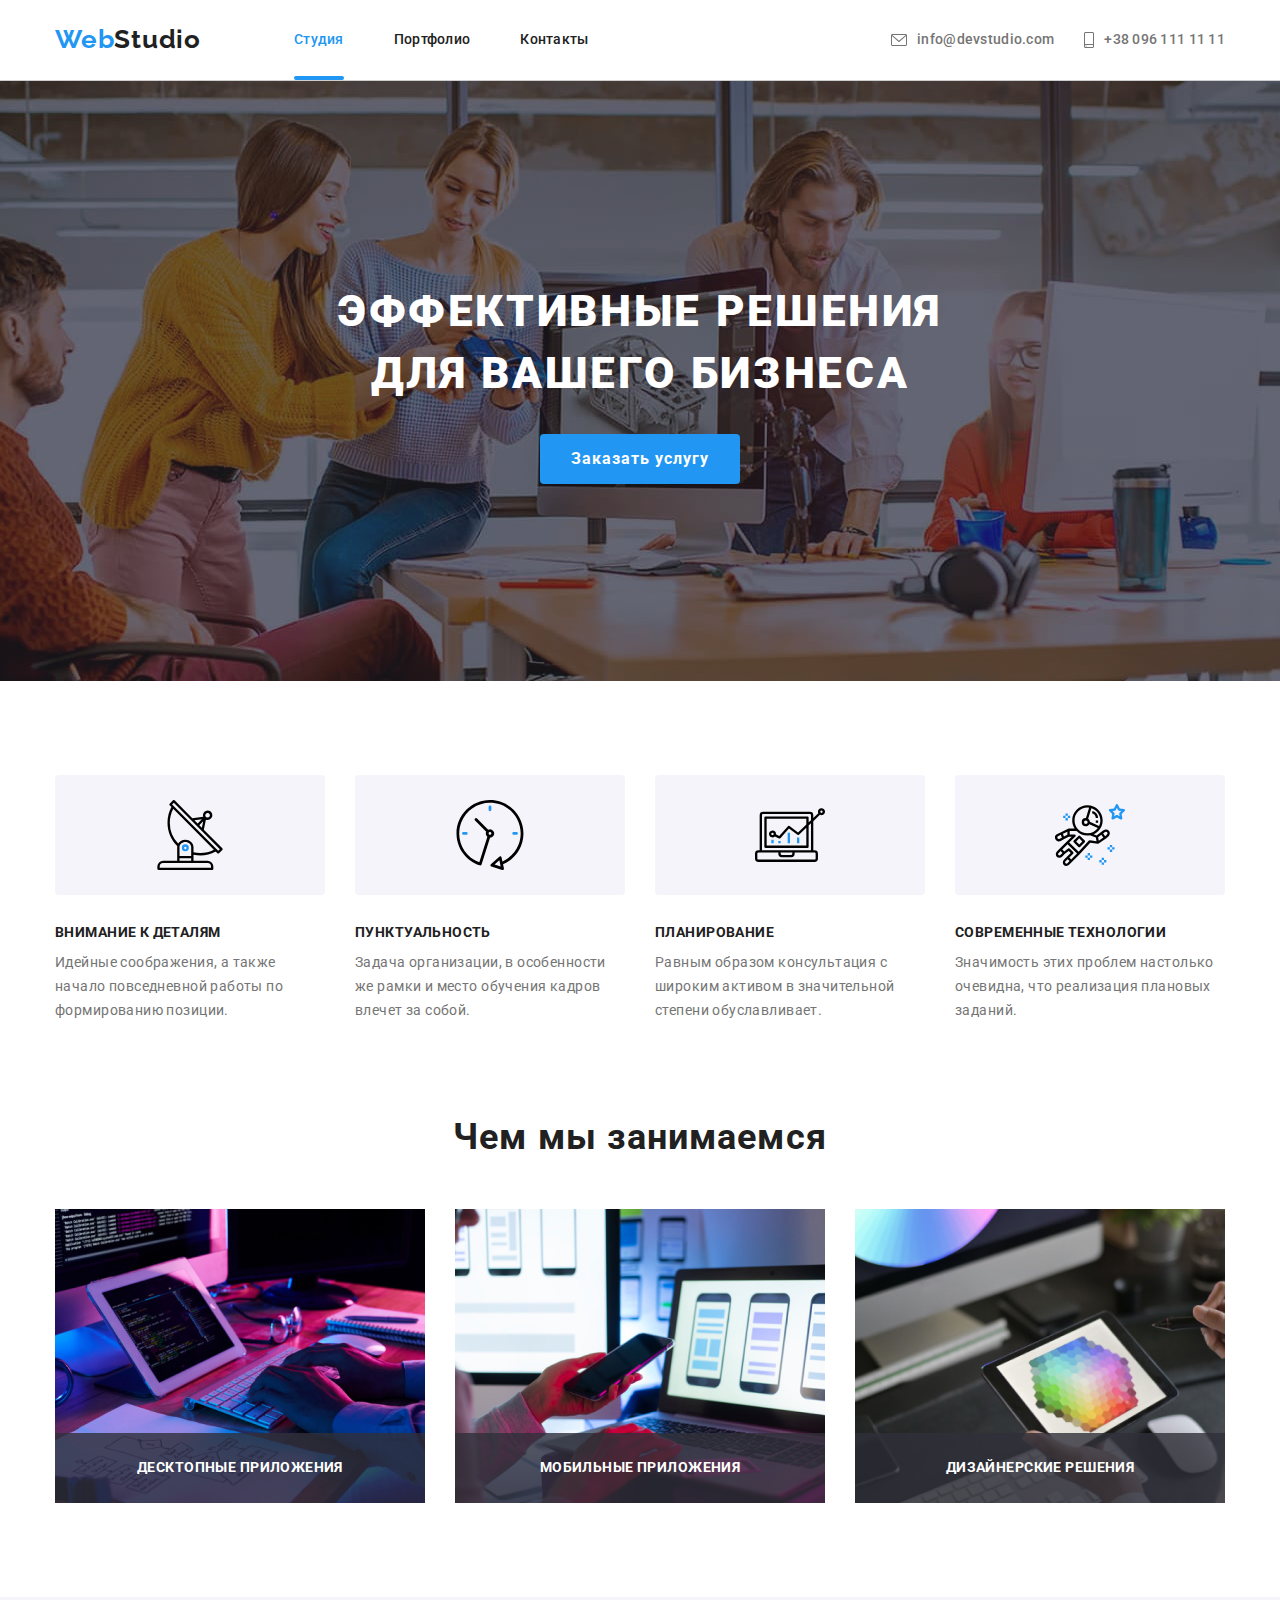
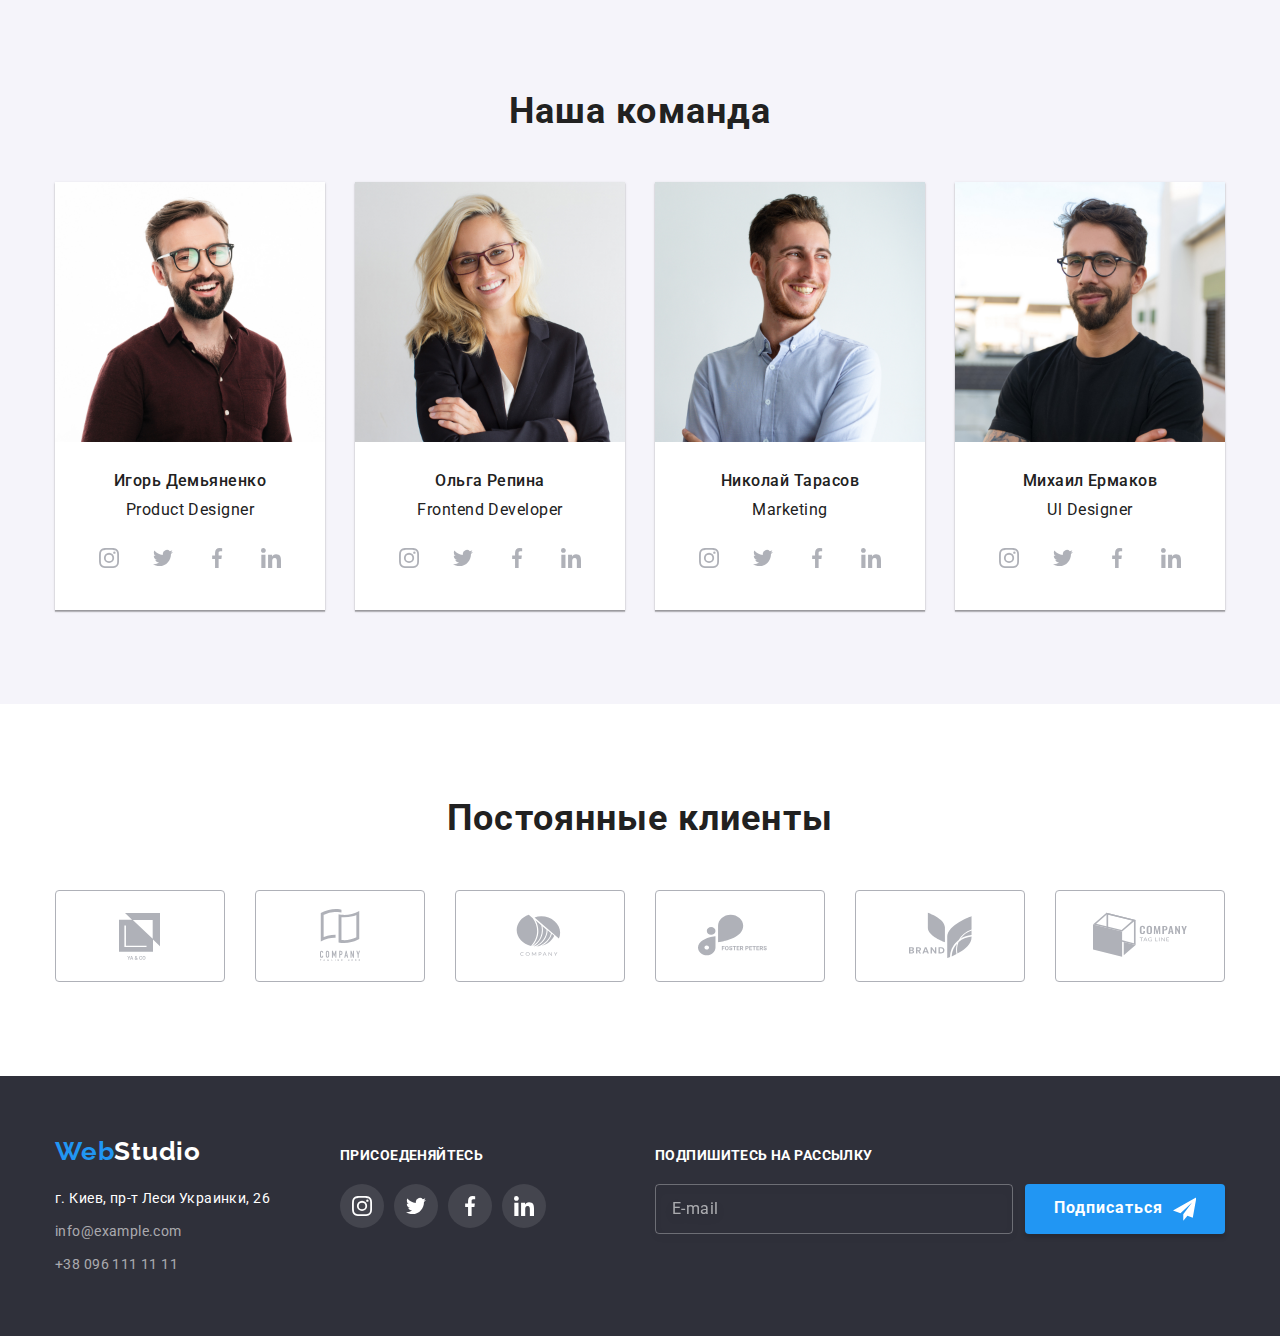
<file: index.html>
<!DOCTYPE html>
<html lang="ru">
<head>
    <meta charset="UTF-8">
    <meta http-equiv="X-UA-Compatible" content="IE=edge">
    <meta name="viewport" content="width=device-width, initial-scale=1.0">
    <title>Homework#1</title>
    <link rel="preconnect" href="https://fonts.googleapis.com">
    <link rel="preconnect" href="https://fonts.gstatic.com" crossorigin>
    <link href="https://fonts.googleapis.com/css2?family=Raleway:wght@700&family=Roboto:wght@400;500;700;900&display=swap" rel="stylesheet">
    <!-- <link rel="stylesheet" href="https://cdnjs.cloudflare.com/ajax/libs/modern-normalize/1.1.0/modern-normalize.min.css"> -->
    <!-- <link rel="stylesheet" href="./css/style.css"> -->
    <link rel="stylesheet" href="./css/main.min.css">
</head>
<body>
<!--шапак сайта-->
    <header class="header">
      <div class="container header-container">
    <nav class="navigation">
      <a href="/" lang="en" class="logo">
       Web<span class="navigation__logo">Studio</span>
      </a>
      <ul class="navigation__list">
        <li class="navigation__item"><a href="/" class="current link">Студия</a></li>
        <li class="navigation__item"><a href="./portfolio.html" class="link">Портфолио</a></li>
        <li class="navigation__item"><a href="" class="link">Контакты</a></li>
      </ul>
    </nav>
      <ul class="contacts">
        <li class="contacts__item"><a href="mailto:info@devstudio.com" class="link">
          <svg class="contacts__icon" width="16px" height="12px"><use href="./images/icon.svg#icon-mail"></use></svg> info@devstudio.com</a></li>
        <li class="contacts__item"><a href="tel:+380961111111" class="link">
          <svg class="contacts__icon" width="10px" height="16px"><use href="./images/icon.svg#icon-smartphone"></use></svg> +38 096 111 11 11</a></li>
      </ul>
      </div>
      </header>
<!--герой-->
     <main>
      <section class="section hero">
          <div class="container hero__container">
            <h1 class="hero__title">Эффективные решения для вашего бизнеса</h1>
            <button type="button" class="hero__btn button" data-modal-open>Заказать услугу</button>
          </div>
      </section>
<!--наши особенности-->
      <section class="options section">
        <div class="container">
        <h2 class="pre__title visually-hidden">Наши особенности</h2>
        <ul class="options__flex">
            <li class="options__list">
              <div class="options__card"><svg class="options__icon"><use href="./images/icon.svg#icon-antenna-1-1"></use></svg></div>
                <h3 class="options__title list">Внимание к деталям </h3>
                <p class="options__text">Идейные соображения, а также начало повседневной работы по формированию позиции.</p>
            </li>
            <li class="options__list">
              <div class="options__card"><svg class="options__icon"><use href="./images/icon.svg#icon-clock-1-1"></use></svg></div>
                <h3 class="options__title">Пунктуальность </h3>
                <p class="options__text">Задача организации, в особенности же рамки и место обучения кадров влечет за собой.</p>
            </li>
            <li class="options__list">
              <div class="options__card"><svg class="options__icon"><use href="./images/icon.svg#icon-diagram-1-1"></use></svg></div>
                <h3 class="options__title">Планирование</h3>
                <p class="options__text">Равным образом консультация с широким активом в значительной степени обуславливает.</p>
            </li>
            <li class="options__list">
              <div class="options__card"><svg class="options__icon"><use href="./images/icon.svg#icon-astronaut-1-1"></use></svg></div>
                <h3 class="options__title">Современные технологии</h3>
                <p class="options__text">Значимость этих проблем настолько очевидна, что реализация плановых заданий.</p>
            </li>
        </ul>
        </div>
      </section>
<!--наши функции-->
      <section class="work section">
        <div class="container">
    <h2 class="pre__title">Чем мы занимаемся</h2>
    <ul class="work__flex">
    <li class="work__list">
      <img src="./images/box1.jpg" alt="работа за компьютером" width="370">
      <p class="work__item">Десктопные приложения</p>
    </li>
    <li class="work__list">
      <img src="./images/box2.jpg" alt="работа над приложениями" width="370">
      <p class="work__item">Мобильные приложения</p>
    </li>
    <li class="work__list">
      <img src="./images/box3.jpg" alt="рабат над стилизацией" width="370">
      <p class="work__item">Дизайнерские решения</p>
    </li>
    </ul>
       </div>
      </section>
<!--наша команда-->
      <section class="team section">
      <div class="container">
        <h2 class="pre__title"> Наша команда </h2>
    <ul class="team__list">
    <li class="team__bgk">
      <img src="./images/team/teamcard1.jpg" alt="дизайнер продукта" width="270">
      <div class="team__text">
      <h3 class="team__name">Игорь Демьяненко</h3>
      <p lang="en" class="team__work">Product Designer</p>
    <ul class="soc">
      <li><a href="" class="soc__link">
        <svg width="20px" height="20px">
          <use href="./images/icon.svg#icon-instagram-2-1"></use>
        </svg>
      </a></li>
      <li><a href="" class="soc__link">
        <svg width="20px" height="20px">
          <use href="./images/icon.svg#icon-twitter-1-1"></use>
        </svg>
      </a></li>
      <li><a href="" class="soc__link">
        <svg width="20px" height="20px">
          <use href="./images/icon.svg#icon-facebook-1-1"></use>
        </svg>
      </a></li>
      <li><a href="" class="soc__link">
        <svg width="20px" height="20px">
          <use href="./images/icon.svg#icon-linkedin-1-1"></use>
        </svg>
      </a></li>
    </ul>
      </div>
    </li>
    <li class="team__bgk">
      <img src="./images/team/teamcard2.jpg" alt="разработчик" width="270">
      <div class="team__text">
      <h3 class="team__name">Ольга Репина</h3>
      <p lang="en" class="team__work">Frontend Developer</p>
    <ul class="soc">
      <li><a href="" class="soc__link">
        <svg width="20px" height="20px">
          <use href="./images/icon.svg#icon-instagram-2-1"></use>
        </svg>
      </a></li>
      <li><a href="" class="soc__link">
        <svg width="20px" height="20px">
          <use href="./images/icon.svg#icon-twitter-1-1"></use>
        </svg>
      </a></li>
      <li><a href="" class="soc__link">
        <svg width="20px" height="20px">
          <use href="./images/icon.svg#icon-facebook-1-1"></use>
        </svg>
      </a></li>
      <li><a href="" class="soc__link">
        <svg width="20px" height="20px">
          <use href="./images/icon.svg#icon-linkedin-1-1"></use>
        </svg>
      </a></li>
    </ul>
    </div>
    </li>
    <li class="team__bgk">
      <img src="./images/team/teamcard3.jpg" alt="маркетолог" width="270">
      <div class="team__text">
      <h3 class="team__name">Николай Тарасов</h3>
      <p lang="en" class="team__work">Marketing</p>
    <ul class="soc">
      <li><a href="" class="soc__link">
        <svg width="20px" height="20px">
          <use href="./images/icon.svg#icon-instagram-2-1"></use>
        </svg>
      </a></li>
      <li><a href="" class="soc__link">
        <svg width="20px" height="20px">
          <use href="./images/icon.svg#icon-twitter-1-1"></use>
        </svg>
      </a></li>
      <li><a href="" class="soc__link">
        <svg width="20px" height="20px">
          <use href="./images/icon.svg#icon-facebook-1-1"></use>
        </svg>
      </a></li>
      <li><a href="" class="soc__link">
        <svg width="20px" height="20px">
          <use href="./images/icon.svg#icon-linkedin-1-1"></use>
        </svg>
      </a></li>
    </ul>
    </div>
    </li>
    <li class="team__bgk">
      <img src="./images/team/teamcard4.jpg" alt="разработчик" width="270">
      <div class="team__text">
      <h3 class="team__name">Михаил Ермаков</h3>
      <p lang="en" class="team__work">Ul Designer</p>
    <ul class="soc">
      <li><a href="" class="soc__link">
        <svg width="20px" height="20px">
          <use href="./images/icon.svg#icon-instagram-2-1"></use>
        </svg>
      </a></li>
      <li><a href="" class="soc__link">
        <svg width="20px" height="20px">
          <use href="./images/icon.svg#icon-twitter-1-1"></use>
        </svg>
      </a></li>
      <li><a href="" class="soc__link">
        <svg width="20px" height="20px">
          <use href="./images/icon.svg#icon-facebook-1-1"></use>
        </svg>
      </a></li>
      <li><a href="" class="soc__link">
        <svg width="20px" height="20px">
          <use href="./images/icon.svg#icon-linkedin-1-1"></use>
        </svg>
      </a></li>
    </ul>
    </div>
    </li>
    </ul>
   </div>
      </section>
<!-- наши клиенты -->
      <section class="clients section">
        <div class="container">
        <h2 class="pre__title">Постоянные клиенты</h2>
        <ul class="clients__flex">
          <li><a href="" class="clients__icon">
            <svg width="106" height="60">
              <use href="./images/icon.svg#icon-Logo-6"></use>
            </svg>
          </a></li>
          <li><a href="" class="clients__icon">
            <svg width="106" height="60">
              <use href="./images/icon.svg#icon-Logo-1-1"></use>
            </svg>
          </a></li>
          <li><a href="" class="clients__icon">
            <svg width="106" height="60">
              <use href="./images/icon.svg#icon-Logo-2-1"></use>
            </svg>
          </a></li>
          <li><a href="" class="clients__icon">
            <svg width="106" height="60">
              <use href="./images/icon.svg#icon-Logo-3-1"></use>
            </svg>
          </a></li>
          <li><a href="" class="clients__icon">
            <svg width="106" height="60">
              <use href="./images/icon.svg#icon-Logo-4-1"></use>
            </svg>
          </a></li>
          <li><a href="" class="clients__icon">
            <svg width="106" height="60">
              <use href="./images/icon.svg#icon-Logo-5-1"></use>
            </svg>
          </a></li>
        </ul>
        </div>
      </section>
     </main>
     <!--футер-->
     <footer class="footer section">
    <div class="container footer-wrap">
      <div>
      <a href="/" lang="en" class="logo logo__bottom">Web<span class="footer__logo">Studio</span></a>
        <address class="footer__contacts">
            <p class="footer__address">г. Киев, пр-т Леси Украинки, 26</p>
        <ul>
            <li class="footer__list"><a href="mailto:info@example.com" class="footer__contacts link"> info@example.com</a></li>
            <li class="footer__list"><a href="tel:+380961111111" class=" footer__contacts link"> +38 096 111 11 11</a></li>
        </ul>
        </address>
      </div>
          <div class="footer__container">
          <p class="footer-title">Присоеденяйтесь</p>
          <ul class="soc">
            <li><a href="" class="soc__link footer-icon">
              <svg width="20px" height="20px">
                <use href="./images/icon.svg#icon-instagram-2-1"></use>
              </svg>
            </a></li>
            <li><a href="" class="soc__link footer-icon">
              <svg width="20px" height="20px">
                <use href="./images/icon.svg#icon-twitter-1-1"></use>
              </svg>
            </a></li>
            <li><a href="" class="soc__link footer-icon">
              <svg width="20px" height="20px">
                <use href="./images/icon.svg#icon-facebook-1-1"></use>
              </svg>
            </a></li>
            <li><a href="" class="soc__link footer-icon">
              <svg width="20px" height="20px">
                <use href="./images/icon.svg#icon-linkedin-1-1"></use>
              </svg>
            </a></li>
          </ul>
        </div>
        <div class="subscribe">
          <p class="subscribe__text">Подпишитесь на рассылку</p>
          <form class="subscribe__form">
            <label for="mail"></label>
            <input type="email" name="mail" id="mail" placeholder="E-mail" class="subscribe__input">
            <button type="submit" class="subscribe__btn button">Подписаться<svg class="subscribe__svg" width="24px" height="24px">
              <use href="./images/icon.svg#icon-send"></use>
            </svg>
          </button>
          </form>
        </div>  
      </div>
     </footer>
     <!--Modal-->
     <div class="backdrop is-hidden" data-modal>
      <div class="modal">
        <button type="button" class="modal__button" data-modal-close>
        <svg width="18px" height="18px" class="modal__close">
          <use href="./images/icon.svg#icon-close"></use>
        </svg>
      </button>
      <p class="modal__title">Оставьте свои данные, мы вам перезвоним</p>
      <form>
      <div class="input">
        <label class="input__label" for="user-name">Имя</label>
        <div class="input__wrap">
        <input type="text" class="input__form" name="user-name" placeholder="Введите Имя" id="user-name" required>
        <svg width="16px" height="16px" class="input__icon"><use href="./images/icon.svg#icon-name"></use></svg>
      </div>
      </div>
      <div class="input">
        <label class="input__label" for="user-tel">Телефон</label>
        <div class="input__wrap">
        <input type="tel" class="input__form" name="user-tel" placeholder="Введите Телефон" id="user-tel" required>
        <svg width="16px" height="16px" class="input__icon"><use href="./images/icon.svg#icon-phone"></use></svg>
      </div>
      </div>
      <div class="input">
        <label class="input__label" for="user-email">Почта</label>
        <div class="input__wrap">
        <input type="email" class="input__form" name="user-email" placeholder="Введите Почту" id="user-email" required>
        <svg width="16px" height="16px" class="input__icon"><use href="./images/icon.svg#icon-email"></use></svg>
      </div>
      </div>
      <div class="input__area">
        <label class="input__label" for="user-comment">Комментарий </label>
        <textarea name="user-comment" id="user-comment" class="input__comment" placeholder="Введите текст"></textarea>
      </div>
        <input type="checkbox" name="privat policy" id="privat policy" class="checkbox visually-hidden" value="true">
        <label for="privat policy" class="checkbox__text">
          <span class="modal__check">
          <svg width="13px" height="11px" class="checkbox__icon"><use href="./images/icon.svg#icon-vector"></use></svg>
        </span>Соглашаюсь с рассылкой и принимаю <a href="" class="checkbox__link"> Условия договора</a></label>
        <button type="submit" class="input-btn button">Отправить</button>
      </form>
    </div>
     </div>
     <script src="./js/modal.js"></script>
</body>
</html>
</file>
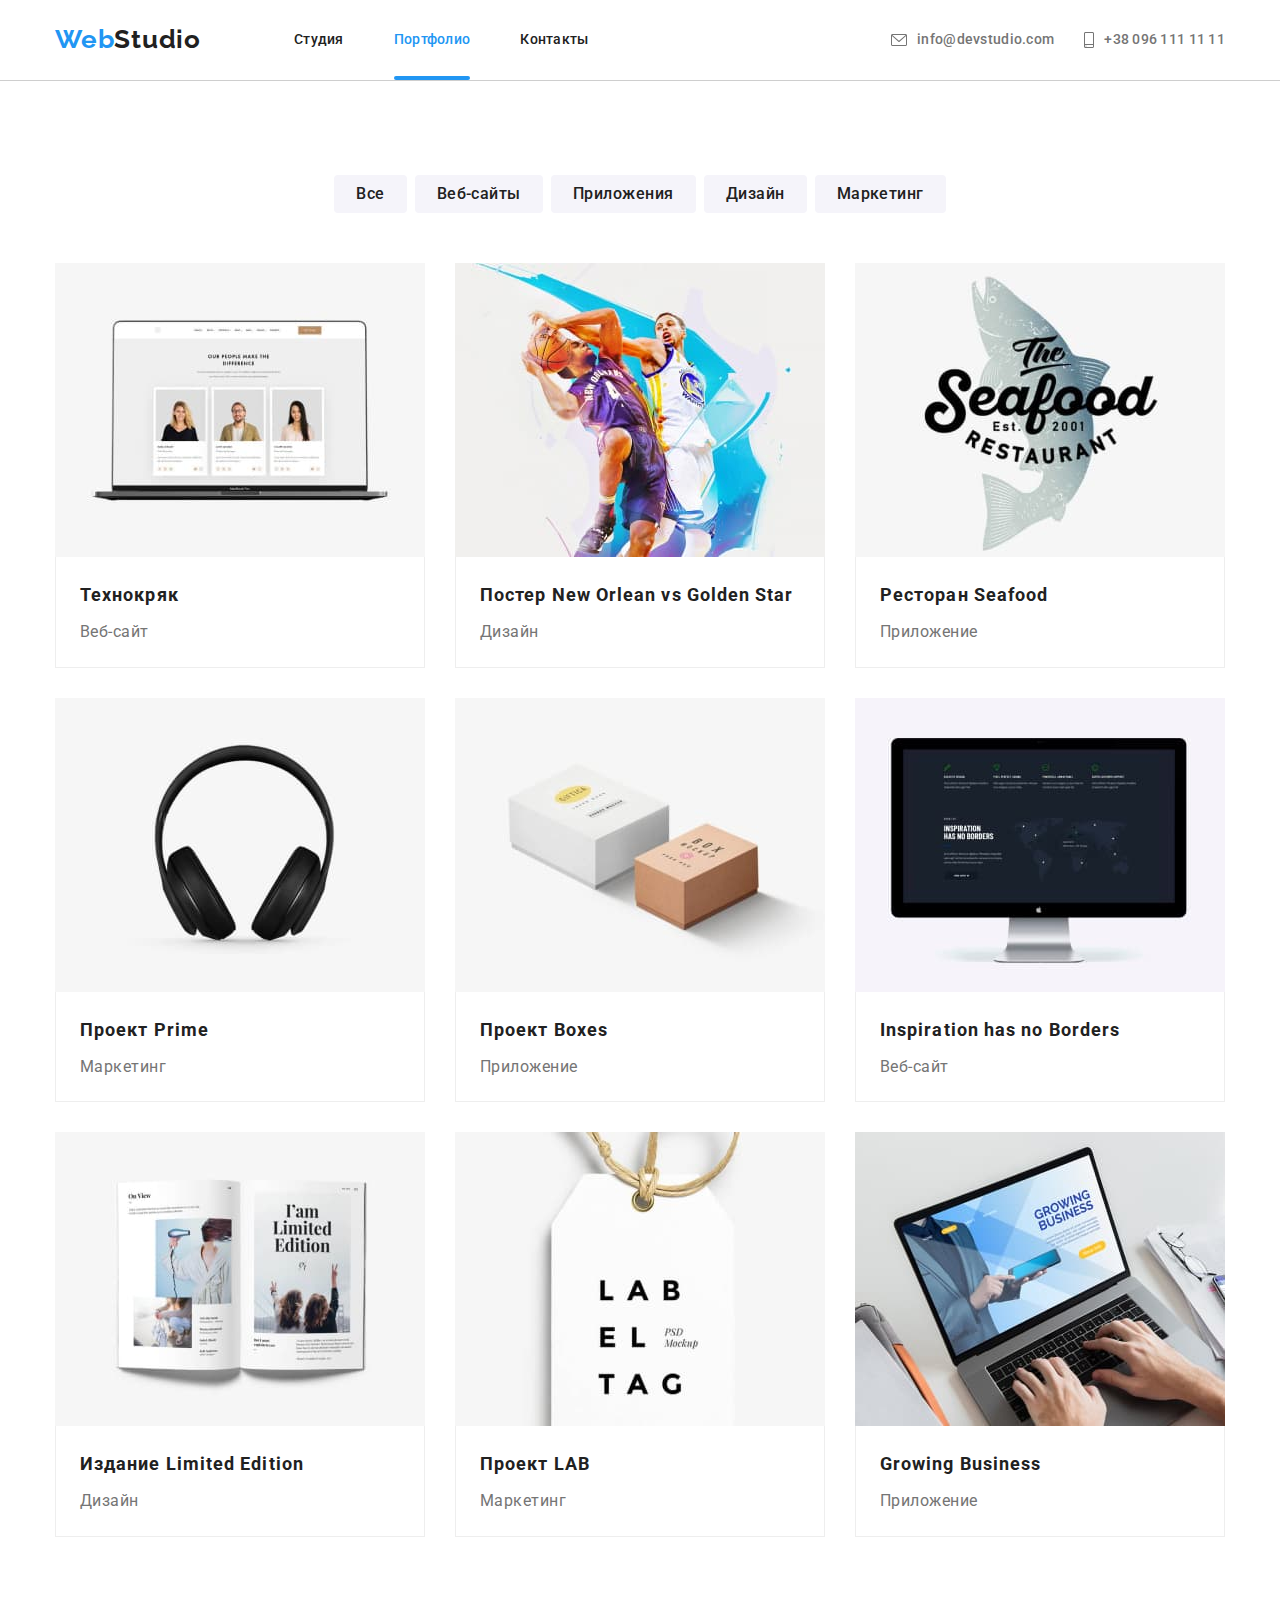
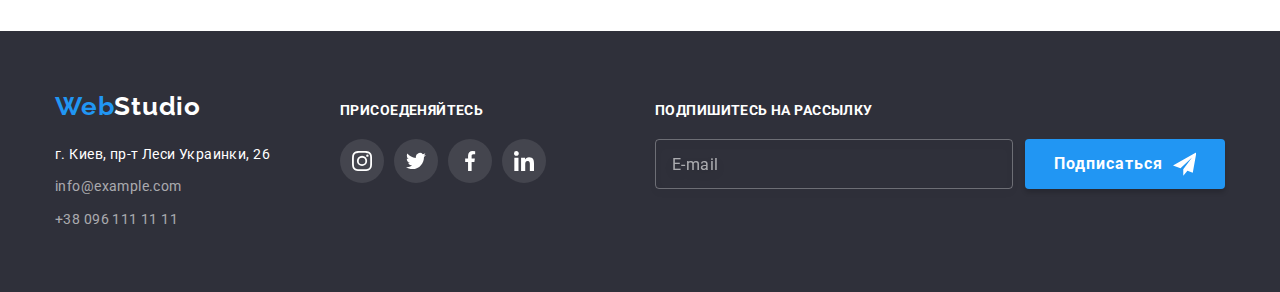
<file: portfolio.html>
<!DOCTYPE html>
<html lang="ru">
<head>
    <meta charset="UTF-8">
    <meta http-equiv="X-UA-Compatible" content="IE=edge">
    <meta name="viewport" content="width=device-width, initial-scale=1.0">
    <title>Homework#2</title>
    <link rel="preconnect" href="https://fonts.googleapis.com">
<link rel="preconnect" href="https://fonts.gstatic.com" crossorigin>
<link href="https://fonts.googleapis.com/css2?family=Raleway:wght@700&family=Roboto:wght@400;500;700;900&display=swap" rel="stylesheet">
<link rel="stylesheet" href="https://cdnjs.cloudflare.com/ajax/libs/modern-normalize/1.1.0/modern-normalize.min.css">
<link rel="stylesheet" href="./css/main.min.css">
</head>
<body>
<!--шапак сайта-->
<header class="header">
  <div class="container header-container">
<nav class="navigation">
  <a href="/" lang="en" class="logo">
   Web<span class="navigation__logo">Studio</span>
  </a>
  <ul class="navigation__list">
    <li class="navigation__item"><a href="/" class="link">Студия</a></li>
    <li class="navigation__item"><a href="./portfolio.html" class="current link">Портфолио</a></li>
    <li class="navigation__item"><a href="" class="link">Контакты</a></li>
  </ul>
</nav>
  <ul class="contacts">
    <li class="contacts__item"><a href="mailto:info@devstudio.com" class="link">
      <svg class="contacts__icon" width="16px" height="12px"><use href="./images/icon.svg#icon-mail"></use></svg> info@devstudio.com</a></li>
    <li class="contacts__item"><a href="tel:+380961111111" class="link">
      <svg class="contacts__icon" width="10px" height="16px"><use href="./images/icon.svg#icon-smartphone"></use></svg> +38 096 111 11 11</a></li>
  </ul>
  </div>
  </header>
<!--герой-->
     <main>
<section class="section">
  <!-- кнопки -->
  <div class="container">
  <h1 class="visually-hidden">Портфолио</h1>
  <ul class="portfolio">
      <li><button type="button" class="portfolio-btn current-btn">Все</button></li>
      <li><button type="button" class="portfolio-btn">Веб-сайты</button></li>
      <li><button type="button" class="portfolio-btn">Приложения</button></li>
      <li><button type="button" class="portfolio-btn">Дизайн</button></li>
      <li><button type="button" class="portfolio-btn">Маркетинг</button></li>
  </ul>
  <!-- карточки -->
  <ul class="cards">
    <li class="cards__list">
      <a href="" class="cards__link">
        <div class="cards__container">
      <img src="./images/portfolio.img/img1.jpg" alt="пример веб-сайта" width="370">
      <p class="cards__comment">Ресурс предлагает комплексные предложения с разным уровнем функционала и сервисов. Все это позволит посетителю получить исчерпывающие сведения о компании или частном лице.</p>
        </div>
      <div class="cards__text">
      <h2 class="cards__title">Технокряк</h2>
      <p class="cards__item">Веб-сайт</p>
      </div>
    </a>
    </li>
    <li class="cards__list">
      <a href="" class="cards__link">
        <div class="cards__container">
      <img src="./images/portfolio.img/img2.jpg" alt="пример дизайна постера" width="370">
      <p class="cards__comment">Ресурс предлагает комплексные предложения с разным уровнем функционала и сервисов. Все это позволит посетителю получить исчерпывающие сведения о компании или частном лице.</p>
        </div>
      <div class="cards__text">
      <h2 class="cards__title">Постер <span lang="en">New Orlean vs Golden Star</span></h2>
      <p class="cards__item">Дизайн</p>
    </div>
    </a>
    </li>
    <li class="cards__list">
      <a href="" class="cards__link">
        <div class="cards__container">
      <img src="./images/portfolio.img/img3.jpg" alt="пример приложения" width="370">
      <p class="cards__comment">Ресурс предлагает комплексные предложения с разным уровнем функционала и сервисов. Все это позволит посетителю получить исчерпывающие сведения о компании или частном лице.</p>
         </div>
      <div class="cards__text">
      <h2 class="cards__title">Ресторан <span lang="en">Seafood</span></h2>
      <p class="cards__item">Приложение</p>
    </div>
      </a>
    </li>
    <li class="cards__list">
      <a href="" class="cards__link">
        <div class="cards__container">
      <img src="./images/portfolio.img/img4.jpg" alt="пример маркетинга" width="370">
      <p class="cards__comment">Ресурс предлагает комплексные предложения с разным уровнем функционала и сервисов. Все это позволит посетителю получить исчерпывающие сведения о компании или частном лице.</p>
        </div>
      <div class="cards__text">
      <h2 class="cards__title">Проект <span lang="en">Prime</span></h2>
      <p class="cards__item">Маркетинг</p>
    </div>
      </a>
    </li>
    <li class="cards__list">
      <a href="" class="cards__link">
        <div class="cards__container">
      <img src="./images/portfolio.img/img5.jpg" alt="пример приложения" width="370">
      <p class="cards__comment">Ресурс предлагает комплексные предложения с разным уровнем функционала и сервисов. Все это позволит посетителю получить исчерпывающие сведения о компании или частном лице.</p>
        </div>
      <div class="cards__text">
      <h2 class="cards__title">Проект <span lang="en">Boxes</span></h2>
      <p class="cards__item">Приложение</p>
    </div>
      </a>
    </li>
    <li class="cards__list">
      <a href="" class="cards__link">
        <div class="cards__container">
      <img src="./images/portfolio.img/img6.jpg" alt="пример веб-сайта" width="370">
      <p class="cards__comment">Ресурс предлагает комплексные предложения с разным уровнем функционала и сервисов. Все это позволит посетителю получить исчерпывающие сведения о компании или частном лице.</p>
        </div>
      <div class="cards__text">
      <h2 class="cards__title" lang="en">Inspiration has no Borders</h2>
      <p class="cards__item">Веб-сайт</p>
    </div>
      </a>
    </li>
    <li class="cards__list">
      <a href="" class="cards__link">
        <div class="cards__container">
      <img src="./images/portfolio.img/img7.jpg" alt="пример дизайна постера" width="370">
      <p class="cards__comment">Ресурс предлагает комплексные предложения с разным уровнем функционала и сервисов. Все это позволит посетителю получить исчерпывающие сведения о компании или частном лице.</p>
         </div>
      <div class="cards__text">
      <h2 class="cards__title">Издание <span lang="en">Limited Edition</span></h2>
      <p class="cards__item">Дизайн</p>
    </div>
      </a>
    </li>
    <li class="cards__list">
      <a href="" class="cards__link">
        <div class="cards__container">
      <img src="./images/portfolio.img/img8.jpg" alt="пример маркетинга" width="370">
      <p class="cards__comment">Ресурс предлагает комплексные предложения с разным уровнем функционала и сервисов. Все это позволит посетителю получить исчерпывающие сведения о компании или частном лице.</p>
         </div>
      <div class="cards__text">
      <h2 class="cards__title">Проект <span lang="en">LAB</span></h2>
      <p class="cards__item">Маркетинг</p>
    </div>
      </a>
    </li>
    <li class="cards__list">
      <a href="" class="cards__link">
        <div class="cards__container">
      <img src="./images/portfolio.img/img9.jpg" alt="пример приложения" width="370">
      <p class="cards__comment">Ресурс предлагает комплексные предложения с разным уровнем функционала и сервисов. Все это позволит посетителю получить исчерпывающие сведения о компании или частном лице.</p>
         </div>
      <div class="cards__text">
      <h2 class="cards__title" lang="en">Growing Business</h2>
      <p class="cards__item">Приложение</p>
    </div>
      </a>
    </li>
  </ul>
</div>
</section>
     </main>
     <!--футер-->
     <footer class="footer section">
      <div class="container footer-wrap">
        <div>
        <a href="/" lang="en" class="logo logo__bottom">Web<span class="footer__logo">Studio</span></a>
          <address class="footer__contacts">
              <p class="footer__address">г. Киев, пр-т Леси Украинки, 26</p>
          <ul>
              <li class="footer__list"><a href="mailto:info@example.com" class="footer__contacts link"> info@example.com</a></li>
              <li class="footer__list"><a href="tel:+380961111111" class="footer__contacts link"> +38 096 111 11 11</a></li>
          </ul>
          </address>
        </div>
            <div class="footer__container">
            <p class="footer-title">Присоеденяйтесь</p>
            <ul class="soc">
              <li><a href="" class="soc__link footer-icon">
                <svg width="20px" height="20px">
                  <use href="./images/icon.svg#icon-instagram-2-1"></use>
                </svg>
              </a></li>
              <li><a href="" class="soc__link footer-icon">
                <svg width="20px" height="20px">
                  <use href="./images/icon.svg#icon-twitter-1-1"></use>
                </svg>
              </a></li>
              <li><a href="" class="soc__link footer-icon">
                <svg width="20px" height="20px">
                  <use href="./images/icon.svg#icon-facebook-1-1"></use>
                </svg>
              </a></li>
              <li><a href="" class="soc__link footer-icon">
                <svg width="20px" height="20px">
                  <use href="./images/icon.svg#icon-linkedin-1-1"></use>
                </svg>
              </a></li>
            </ul>
          </div>
          <div class="subscribe">
            <p class="subscribe__text">Подпишитесь на рассылку</p>
            <form class="subscribe__form">
              <label for="mail"></label>
              <input type="email" name="mail" id="mail" placeholder="E-mail" class="subscribe__input">
              <button type="submit" class="subscribe__btn button">Подписаться<svg class="subscribe__svg" width="24px" height="24px">
                <use href="./images/icon.svg#icon-send"></use>
              </svg>
            </button>
            </form>
          </div>  
        </div>
       </footer>

</body>
</html>
</file>
<file: css/main.min.css>
/*! modern-normalize v1.1.0 | MIT License | https://github.com/sindresorhus/modern-normalize */*,::after,::before{-webkit-box-sizing:border-box;box-sizing:border-box}html{-moz-tab-size:4;-o-tab-size:4;tab-size:4}html{line-height:1.15;-webkit-text-size-adjust:100%}body{margin:0}body{font-family:system-ui,-apple-system,"Segoe UI",Roboto,Helvetica,Arial,sans-serif,"Apple Color Emoji","Segoe UI Emoji"}hr{height:0;color:inherit}abbr[title]{-webkit-text-decoration:underline dotted;text-decoration:underline dotted}b,strong{font-weight:bolder}code,kbd,pre,samp{font-family:ui-monospace,SFMono-Regular,Consolas,"Liberation Mono",Menlo,monospace;font-size:1em}small{font-size:80%}sub,sup{font-size:75%;line-height:0;position:relative;vertical-align:baseline}sub{bottom:-0.25em}sup{top:-0.5em}table{text-indent:0;border-color:inherit}button,input,optgroup,select,textarea{font-family:inherit;font-size:100%;line-height:1.15;margin:0}button,select{text-transform:none}[type=button],[type=reset],[type=submit],button{-webkit-appearance:button}::-moz-focus-inner{border-style:none;padding:0}:-moz-focusring{outline:1px dotted ButtonText}:-moz-ui-invalid{box-shadow:none}legend{padding:0}progress{vertical-align:baseline}::-webkit-inner-spin-button,::-webkit-outer-spin-button{height:auto}[type=search]{-webkit-appearance:textfield;outline-offset:-2px}::-webkit-search-decoration{-webkit-appearance:none}::-webkit-file-upload-button{-webkit-appearance:button;font:inherit}summary{display:list-item}:root{--primary-text-color: #212121;--secondary-text-color: #757575;--accent-color: #2196F3;--accent-color-hover: #188CE8;--white-text-color: #ffffff;--primary-bgk-color: #F5F4FA;--secondary-bgk-color: #2F303A;--primary-fill-color: #AFB1B8}.section{padding-top:94px;padding-bottom:94px}.container{width:1200px;margin-left:auto;margin-right:auto;padding-left:15px;padding-right:15px}.logo{color:var(--accent-color);text-decoration:none;font-family:raleway,sans-serif,cursive;font-size:26px;line-height:1.2;font-weight:700;letter-spacing:.03em;padding-top:24px;padding-bottom:24px}.pre__title{color:var(--primary-text-color);font-size:36px;line-height:1.16;font-weight:700;letter-spacing:.03em;text-align:center;margin-bottom:50px}.button{background-color:var(--accent-color);color:var(--white-text-color);border:none;border-radius:4px;cursor:pointer;font-family:inherit;font-size:16px;line-height:1.16;font-weight:700;letter-spacing:.06em;-webkit-transition:background-color 250ms cubic-bezier(0.4, 0, 0.2, 1);transition:background-color 250ms cubic-bezier(0.4, 0, 0.2, 1);height:50px;width:200px}.button:hover,.button:focus{background-color:var(--accent-color-hover)}.soc{display:-webkit-box;display:-ms-flexbox;display:flex;-webkit-box-pack:center;-ms-flex-pack:center;justify-content:center;gap:10px}.soc__link{fill:var(--primary-fill-color);width:44px;height:44px;border-radius:50%;display:-webkit-box;display:-ms-flexbox;display:flex;-webkit-box-align:center;-ms-flex-align:center;align-items:center;-webkit-box-pack:center;-ms-flex-pack:center;justify-content:center;-webkit-transition:fill 250ms cubic-bezier(0.4, 0, 0.2, 1),background-color 250ms cubic-bezier(0.4, 0, 0.2, 1);transition:fill 250ms cubic-bezier(0.4, 0, 0.2, 1),background-color 250ms cubic-bezier(0.4, 0, 0.2, 1)}.soc__link:focus,.soc__link:hover{fill:var(--white-text-color);background-color:var(--accent-color-hover)}body{background-color:var(--white-text-color);color:var(--secondary-text-color);font-family:Roboto,sans-serif}p,ul,h1,h2,h3{padding:0;margin:0;list-style:none}img{display:block;max-width:100%;height:auto}.is-hidden{opacity:0;visibility:hidden;pointer-events:none}.header{padding:0;border-bottom:1px solid #cecece}.navigation__logo{color:var(--primary-text-color)}.header-container{display:-webkit-box;display:-ms-flexbox;display:flex;-webkit-box-align:center;-ms-flex-align:center;align-items:center}.navigation{display:-webkit-box;display:-ms-flexbox;display:flex;-webkit-box-align:center;-ms-flex-align:center;align-items:center}.navigation__list{display:-webkit-box;display:-ms-flexbox;display:flex;margin-left:93px}.navigation__list .link{font-size:14px;line-height:1.14;font-weight:500;letter-spacing:.02em;display:block;padding-top:32px;padding-bottom:32px;color:var(--primary-text-color);text-decoration:none;-webkit-transition:color 250ms cubic-bezier(0.4, 0, 0.2, 1);transition:color 250ms cubic-bezier(0.4, 0, 0.2, 1)}.navigation__item{position:relative}.navigation__list .navigation__item:not(:last-child){margin-right:50px}.current::after{position:absolute;bottom:0;display:block;content:"";width:100%;height:4px;background-color:var(--accent-color);border-radius:2px}.navigation__list .current{color:var(--accent-color)}.contacts{display:-webkit-box;display:-ms-flexbox;display:flex;margin-left:auto}.contacts .link{display:-webkit-box;display:-ms-flexbox;display:flex;-webkit-box-align:center;-ms-flex-align:center;align-items:center;color:var(--secondary-text-color);padding-top:32px;padding-bottom:32px;text-decoration:none;font-size:14px;line-height:1.14;font-weight:500;letter-spacing:.02em;-webkit-transition:color 250ms cubic-bezier(0.4, 0, 0.2, 1);transition:color 250ms cubic-bezier(0.4, 0, 0.2, 1)}.contacts .contacts__item:not(:last-child){margin-right:30px}.contacts__icon{margin-right:10px;fill:currentColor}.hero__btn{padding:10px 31px}.hero{margin-right:auto;margin-left:auto;background-image:-webkit-gradient(linear, left top, right top, from(rgba(47, 48, 58, 0.4)), to(rgba(47, 48, 58, 0.4))),url("../images/Hero.jpg");background-image:linear-gradient(to right, rgba(47, 48, 58, 0.4), rgba(47, 48, 58, 0.4)),url("../images/Hero.jpg");background-position:center;background-size:cover;max-width:1600px;background-color:var(--secondary-bgk-color);height:600px;padding-bottom:200px;padding-top:200px;text-align:center}.hero__title{color:var(--white-text-color);font-size:44px;line-height:1.4;font-weight:900;letter-spacing:.06em;text-transform:uppercase;margin-bottom:30px}.hero__container{max-width:696px;padding:0}.portfolio{-webkit-column-gap:8px;-moz-column-gap:8px;column-gap:8px;margin-bottom:50px;display:-webkit-box;display:-ms-flexbox;display:flex;-ms-flex-wrap:wrap;flex-wrap:wrap;-webkit-box-pack:center;-ms-flex-pack:center;justify-content:center}.portfolio-btn{background-color:var(--primary-bgk-color);color:var(--primary-text-color);border:0;border-radius:4px;cursor:pointer;font-family:inherit;font-size:16px;line-height:1.6;font-weight:500;letter-spacing:.03em;padding:6px 22px 6px 22px;-webkit-transition:background-color 250ms cubic-bezier(0.4, 0, 0.2, 1),color 250ms cubic-bezier(0.4, 0, 0.2, 1),-webkit-box-shadow 250ms cubic-bezier(0.4, 0, 0.2, 1);transition:background-color 250ms cubic-bezier(0.4, 0, 0.2, 1),color 250ms cubic-bezier(0.4, 0, 0.2, 1),-webkit-box-shadow 250ms cubic-bezier(0.4, 0, 0.2, 1);transition:background-color 250ms cubic-bezier(0.4, 0, 0.2, 1),color 250ms cubic-bezier(0.4, 0, 0.2, 1),box-shadow 250ms cubic-bezier(0.4, 0, 0.2, 1);transition:background-color 250ms cubic-bezier(0.4, 0, 0.2, 1),color 250ms cubic-bezier(0.4, 0, 0.2, 1),box-shadow 250ms cubic-bezier(0.4, 0, 0.2, 1),-webkit-box-shadow 250ms cubic-bezier(0.4, 0, 0.2, 1)}.portfolio-btn:hover,.portfolio-btn:focus{color:var(--white-text-color);background-color:var(--accent-color);-webkit-box-shadow:0px 3px 1px rgba(0,0,0,.1),0px 1px 2px rgba(0,0,0,.08),0px 2px 2px rgba(0,0,0,.12);box-shadow:0px 3px 1px rgba(0,0,0,.1),0px 1px 2px rgba(0,0,0,.08),0px 2px 2px rgba(0,0,0,.12)}.cards{display:-webkit-box;display:-ms-flexbox;display:flex;-ms-flex-wrap:wrap;flex-wrap:wrap;gap:30px;-webkit-box-pack:center;-ms-flex-pack:center;justify-content:center}.cards__list{position:relative}.cards__container{position:relative;overflow:hidden}.cards__comment{position:absolute;top:0;left:0;width:100%;height:100%;padding:63px 24px;font-size:18px;line-height:1.56;letter-spacing:.03em;color:var(--white-text-color);background:rgba(33,150,243,.9);-webkit-transform:translateY(101%);transform:translateY(101%);-webkit-transition:-webkit-transform 250ms cubic-bezier(0.4, 0, 0.2, 1);transition:-webkit-transform 250ms cubic-bezier(0.4, 0, 0.2, 1);transition:transform 250ms cubic-bezier(0.4, 0, 0.2, 1);transition:transform 250ms cubic-bezier(0.4, 0, 0.2, 1), -webkit-transform 250ms cubic-bezier(0.4, 0, 0.2, 1)}.cards__link:hover .cards__comment{-webkit-transform:translateY(0%);transform:translateY(0%)}.cards__link:focus .cards__comment{-webkit-transform:translateY(0%);transform:translateY(0%)}.cards__link{list-style:none;text-decoration:none;display:block;-webkit-transition:-webkit-box-shadow 250ms cubic-bezier(0.4, 0, 0.2, 1);transition:-webkit-box-shadow 250ms cubic-bezier(0.4, 0, 0.2, 1);transition:box-shadow 250ms cubic-bezier(0.4, 0, 0.2, 1);transition:box-shadow 250ms cubic-bezier(0.4, 0, 0.2, 1), -webkit-box-shadow 250ms cubic-bezier(0.4, 0, 0.2, 1)}.cards__link:hover,.cards__link:focus{-webkit-box-shadow:0px 1px 1px rgba(0,0,0,.12),0px 4px 4px rgba(0,0,0,.06),1px 4px 6px rgba(0,0,0,.16);box-shadow:0px 1px 1px rgba(0,0,0,.12),0px 4px 4px rgba(0,0,0,.06),1px 4px 6px rgba(0,0,0,.16)}.cards__text{padding:20px 24px;border:1px solid #eee;border-top:0}.cards__title{color:var(--primary-text-color);font-size:18px;line-height:2;font-weight:700;letter-spacing:.06em;margin-top:0;margin-bottom:4px}.cards__item{color:var(--secondary-text-color);font-size:16px;line-height:1.87;letter-spacing:.03em;margin-top:0;margin-bottom:0}.options__flex{display:-webkit-box;display:-ms-flexbox;display:flex;-webkit-column-gap:30px;-moz-column-gap:30px;column-gap:30px}.options__card{display:-webkit-box;display:-ms-flexbox;display:flex;width:270px;height:120px;margin-bottom:30px;border-radius:4px;-webkit-box-pack:center;-ms-flex-pack:center;justify-content:center;-webkit-box-align:center;-ms-flex-align:center;align-items:center;background-color:var(--primary-bgk-color)}.options__icon{width:70px;height:70px}.options__list{width:270px}.options__title{color:var(--primary-text-color);font-size:14px;line-height:1.14;font-weight:700;letter-spacing:.03em;text-transform:uppercase;margin-bottom:10px}.visually-hidden{position:fixed;-webkit-transform:scale(0);transform:scale(0)}.options__text{font-size:14px;line-height:1.71;letter-spacing:.03em}.work__flex{display:-webkit-box;display:-ms-flexbox;display:flex;gap:30px}.work__list{position:relative;display:-webkit-box;display:-ms-flexbox;display:flex}.work__item{position:absolute;bottom:0;font-size:14px;line-height:1.14;font-weight:700;letter-spacing:.03em;text-align:center;text-transform:uppercase;color:var(--white-text-color);background:rgba(47,48,58,.8);width:100%;height:70px;display:-webkit-box;display:-ms-flexbox;display:flex;-webkit-box-align:center;-ms-flex-align:center;align-items:center;-webkit-box-pack:center;-ms-flex-pack:center;justify-content:center}.work{padding-top:0}.team{background-color:var(--primary-bgk-color)}.team__bgk{background-color:var(--white-text-color);text-align:center;-webkit-box-shadow:0px 1px 3px rgba(0,0,0,.12),0px 1px 1px rgba(0,0,0,.14),0px 2px 1px rgba(0,0,0,.2);box-shadow:0px 1px 3px rgba(0,0,0,.12),0px 1px 1px rgba(0,0,0,.14),0px 2px 1px rgba(0,0,0,.2)}.team__list{display:-webkit-box;display:-ms-flexbox;display:flex;color:var(--primary-text-color);gap:30px}.team__text{padding:30px 0}.team__name{font-size:16px;line-height:1.18;font-weight:500;letter-spacing:.03em;margin-bottom:10px}.team__work{font-size:16px;line-height:1.18;letter-spacing:.03em;margin-bottom:16px}.clients__flex{display:-webkit-box;display:-ms-flexbox;display:flex;gap:30px}.clients__icon{display:-webkit-box;display:-ms-flexbox;display:flex;-webkit-box-pack:center;-ms-flex-pack:center;justify-content:center;-webkit-box-align:center;-ms-flex-align:center;align-items:center;fill:var(--primary-fill-color);border:1px solid var(--primary-fill-color);border-radius:4px;width:170px;height:92px;-webkit-transition:fill 250ms cubic-bezier(0.4, 0, 0.2, 1),border-color 250ms cubic-bezier(0.4, 0, 0.2, 1);transition:fill 250ms cubic-bezier(0.4, 0, 0.2, 1),border-color 250ms cubic-bezier(0.4, 0, 0.2, 1)}.clients__icon:hover,.clients__icon:focus{border-color:var(--accent-color);fill:var(--accent-color)}.footer{background-color:var(--secondary-bgk-color);padding:0;padding-top:60px;padding-bottom:60px}.footer__container{margin-left:70px}.logo__bottom{padding:0;margin-bottom:20px;display:block}.footer__logo{color:var(--white-text-color)}.footer__address{color:var(--white-text-color);font-size:14px;line-height:1.7;letter-spacing:.03em;margin-bottom:9px;font-style:normal}.footer__list:not(:last-child){margin-bottom:9px}.footer__contacts{color:rgba(255,255,255,.6);font-size:14px;line-height:1.7;letter-spacing:.03em;-webkit-transition:color 250ms cubic-bezier(0.4, 0, 0.2, 1);transition:color 250ms cubic-bezier(0.4, 0, 0.2, 1);font-style:normal}.footer-title{font-size:14px;line-height:1.14;font-weight:700;letter-spacing:.03em;color:var(--white-text-color);text-transform:uppercase;margin-bottom:20px}.footer-icon{fill:var(--white-text-color);background-color:rgba(255,255,255,.1)}.footer-icon:hover,.footer-icon:focus{background-color:var(--accent-color)}.footer-wrap{display:-webkit-box;display:-ms-flexbox;display:flex;-webkit-box-align:baseline;-ms-flex-align:baseline;align-items:baseline}.subscribe{margin-left:auto}.subscribe__text{font-size:14px;line-height:1.14;font-weight:700;letter-spacing:.03em;text-transform:uppercase;color:var(--white-text-color);margin-bottom:20px}.subscribe__input{outline:none;padding:0 0 0 16px;height:50px;width:358px;background-color:rgba(0,0,0,0);border:1px solid rgba(255,255,255,.3);-webkit-filter:drop-shadow(0px 4px 4px rgba(0, 0, 0, 0.15));filter:drop-shadow(0px 4px 4px rgba(0, 0, 0, 0.15));border-radius:4px;margin-right:12px;color:var(--white-text-color)}.subscribe__input::-webkit-input-placeholder{padding-top:15px;padding-bottom:15px;font-size:16px;line-height:1.25;letter-spacing:.03em;color:rgba(255,255,255,.6)}.subscribe__input::-moz-placeholder{padding-top:15px;padding-bottom:15px;font-size:16px;line-height:1.25;letter-spacing:.03em;color:rgba(255,255,255,.6)}.subscribe__input:-ms-input-placeholder{padding-top:15px;padding-bottom:15px;font-size:16px;line-height:1.25;letter-spacing:.03em;color:rgba(255,255,255,.6)}.subscribe__input::-ms-input-placeholder{padding-top:15px;padding-bottom:15px;font-size:16px;line-height:1.25;letter-spacing:.03em;color:rgba(255,255,255,.6)}.subscribe__input::placeholder{padding-top:15px;padding-bottom:15px;font-size:16px;line-height:1.25;letter-spacing:.03em;color:rgba(255,255,255,.6)}.subscribe__form{display:-webkit-box;display:-ms-flexbox;display:flex}.subscribe__btn{display:-webkit-box;display:-ms-flexbox;display:flex;-webkit-box-align:center;-ms-flex-align:center;align-items:center;text-align:center;fill:var(--white-text-color);padding:10px 29px;-webkit-box-shadow:0px 4px 4px rgba(0,0,0,.15);box-shadow:0px 4px 4px rgba(0,0,0,.15)}.subscribe__svg{margin-left:10px}.link{list-style:none;text-decoration:none}.link:hover,.link:focus{color:var(--accent-color)}.backdrop{position:fixed;top:0;left:0;width:100%;height:100%;background:rgba(0,0,0,.2);-webkit-transition:opacity 250ms cubic-bezier(0.4, 0, 0.2, 1),visibility 250ms cubic-bezier(0.4, 0, 0.2, 1);transition:opacity 250ms cubic-bezier(0.4, 0, 0.2, 1),visibility 250ms cubic-bezier(0.4, 0, 0.2, 1)}.modal{position:absolute;top:50%;left:50%;-webkit-transform:translate(-50%, -50%) scale(1) rotate(0);transform:translate(-50%, -50%) scale(1) rotate(0);-webkit-transition:-webkit-transform 250ms cubic-bezier(0.4, 0, 0.2, 1);transition:-webkit-transform 250ms cubic-bezier(0.4, 0, 0.2, 1);transition:transform 250ms cubic-bezier(0.4, 0, 0.2, 1);transition:transform 250ms cubic-bezier(0.4, 0, 0.2, 1), -webkit-transform 250ms cubic-bezier(0.4, 0, 0.2, 1);width:528px;min-height:581px;background-color:var(--white-text-color);-webkit-box-shadow:0px 1px 3px rgba(0,0,0,.12),0px 1px 1px rgba(0,0,0,.14),0px 2px 1px rgba(0,0,0,.2);box-shadow:0px 1px 3px rgba(0,0,0,.12),0px 1px 1px rgba(0,0,0,.14),0px 2px 1px rgba(0,0,0,.2);border-radius:4px;padding:40px}.backdrop.is-hidden .modal{-webkit-transform:translate(-50%, -50%) scale(0) rotate(360deg);transform:translate(-50%, -50%) scale(0) rotate(360deg)}.modal__button{outline:none;position:absolute;top:11px;right:16px;width:30px;height:30px;border-radius:50%;background-color:var(--white-text-color);border:1px solid rgba(0,0,0,.1);cursor:pointer;padding:0;-webkit-transition:fill 250ms cubic-bezier(0.4, 0, 0.2, 1);transition:fill 250ms cubic-bezier(0.4, 0, 0.2, 1)}.modal__button:hover,.modal__button:focus{fill:var(--accent-color)}.modal__close{display:block;margin-left:auto;margin-right:auto}.modal__title{margin-bottom:12px;font-size:20px;line-height:1.15;font-weight:700;letter-spacing:.03em;text-align:center;color:var(--primary-text-color)}.input:not(:last-child){margin-bottom:10px}.input__label{display:block;font-size:12px;line-height:1.16;letter-spacing:.01em;margin-bottom:4px;color:var(--secondary-text-color)}.input__wrap{position:relative}.input__form{outline:none;font-size:12px;font-weight:600;font-size:12px;font-weight:600;width:100%;height:40px;border:1px solid rgba(33,33,33,.2);border-radius:4px;padding:0 0 0 42px;-webkit-transition:border 250ms cubic-bezier(0.4, 0, 0.2, 1);transition:border 250ms cubic-bezier(0.4, 0, 0.2, 1)}.input__form:focus{border:1px solid var(--accent-color)}.input__form::-webkit-input-placeholder{font-size:12px;line-height:1.16;font-weight:400;letter-spacing:.01em;color:rgba(117,117,117,.5)}.input__form::-moz-placeholder{font-size:12px;line-height:1.16;font-weight:400;letter-spacing:.01em;color:rgba(117,117,117,.5)}.input__form:-ms-input-placeholder{font-size:12px;line-height:1.16;font-weight:400;letter-spacing:.01em;color:rgba(117,117,117,.5)}.input__form::-ms-input-placeholder{font-size:12px;line-height:1.16;font-weight:400;letter-spacing:.01em;color:rgba(117,117,117,.5)}.input__form::placeholder{font-size:12px;line-height:1.16;font-weight:400;letter-spacing:.01em;color:rgba(117,117,117,.5)}.input__icon{position:absolute;top:50%;-webkit-transform:translateY(-50%);transform:translateY(-50%);left:12px;-webkit-transition:fill 250ms cubic-bezier(0.4, 0, 0.2, 1);transition:fill 250ms cubic-bezier(0.4, 0, 0.2, 1)}.input__form:focus+.input__icon{fill:var(--accent-color)}.input__area{font-size:12px;line-height:1.16;letter-spacing:.01em;color:var(--secondary-text-color);margin-bottom:20px}.input__comment{outline:none;padding:12px 16px;display:block;border-radius:4px;width:100%;height:120px;border:1px solid rgba(33,33,33,.2);resize:none;-webkit-transition:border 250ms cubic-bezier(0.4, 0, 0.2, 1);transition:border 250ms cubic-bezier(0.4, 0, 0.2, 1)}.input__comment:focus{border:1px solid var(--accent-color)}.input__comment::-webkit-input-placeholder{font-size:12px;line-height:1.16;color:rgba(117,117,117,.5)}.input__comment::-moz-placeholder{font-size:12px;line-height:1.16;color:rgba(117,117,117,.5)}.input__comment:-ms-input-placeholder{font-size:12px;line-height:1.16;color:rgba(117,117,117,.5)}.input__comment::-ms-input-placeholder{font-size:12px;line-height:1.16;color:rgba(117,117,117,.5)}.input__comment::placeholder{font-size:12px;line-height:1.16;color:rgba(117,117,117,.5)}.checkbox{margin-right:7px}.checkbox__text{display:inline-block;font-size:14px;line-height:1.71;letter-spacing:.03em;color:var(--secondary-text-color);margin-bottom:30px;display:-webkit-box;display:-ms-flexbox;display:flex;-webkit-box-align:center;-ms-flex-align:center;align-items:center;-webkit-box-pack:center;-ms-flex-pack:center;justify-content:center;-webkit-column-gap:8px;-moz-column-gap:8px;column-gap:8px}.checkbox:checked+.checkbox__text span{background-color:var(--accent-color);border:none}.modal__check{width:16px;height:15px;border-radius:2px;border:2px solid var(--primary-text-color);display:-webkit-box;display:-ms-flexbox;display:flex;-webkit-box-align:center;-ms-flex-align:center;align-items:center;-webkit-box-pack:center;-ms-flex-pack:center;justify-content:center;-webkit-transition:background-color 250ms cubic-bezier(0.4, 0, 0.2, 1);transition:background-color 250ms cubic-bezier(0.4, 0, 0.2, 1)}.checkbox:focus+.checkbox__text .modal__check{border-color:var(--accent-color)}.checkbox__icon{fill:rgba(0,0,0,0)}.checkbox:checked+.checkbox__text .checkbox__icon{fill:var(--white-text-color)}.checkbox__link{color:var(--accent-color);-webkit-text-decoration-line:none;text-decoration-line:none;position:relative}.checkbox__link::after{position:absolute;bottom:5.5px;left:0;content:"";height:1px;width:100%;background-color:var(--accent-color)}.input-btn{display:-webkit-box;display:-ms-flexbox;display:flex;-webkit-box-align:center;-ms-flex-align:center;align-items:center;text-align:center;-webkit-box-shadow:0px 4px 4px rgba(0,0,0,.15);box-shadow:0px 4px 4px rgba(0,0,0,.15);padding:10px 55px 10px 56px;margin-left:auto;margin-right:auto}/*# sourceMappingURL=main.min.css.map */
</file>
